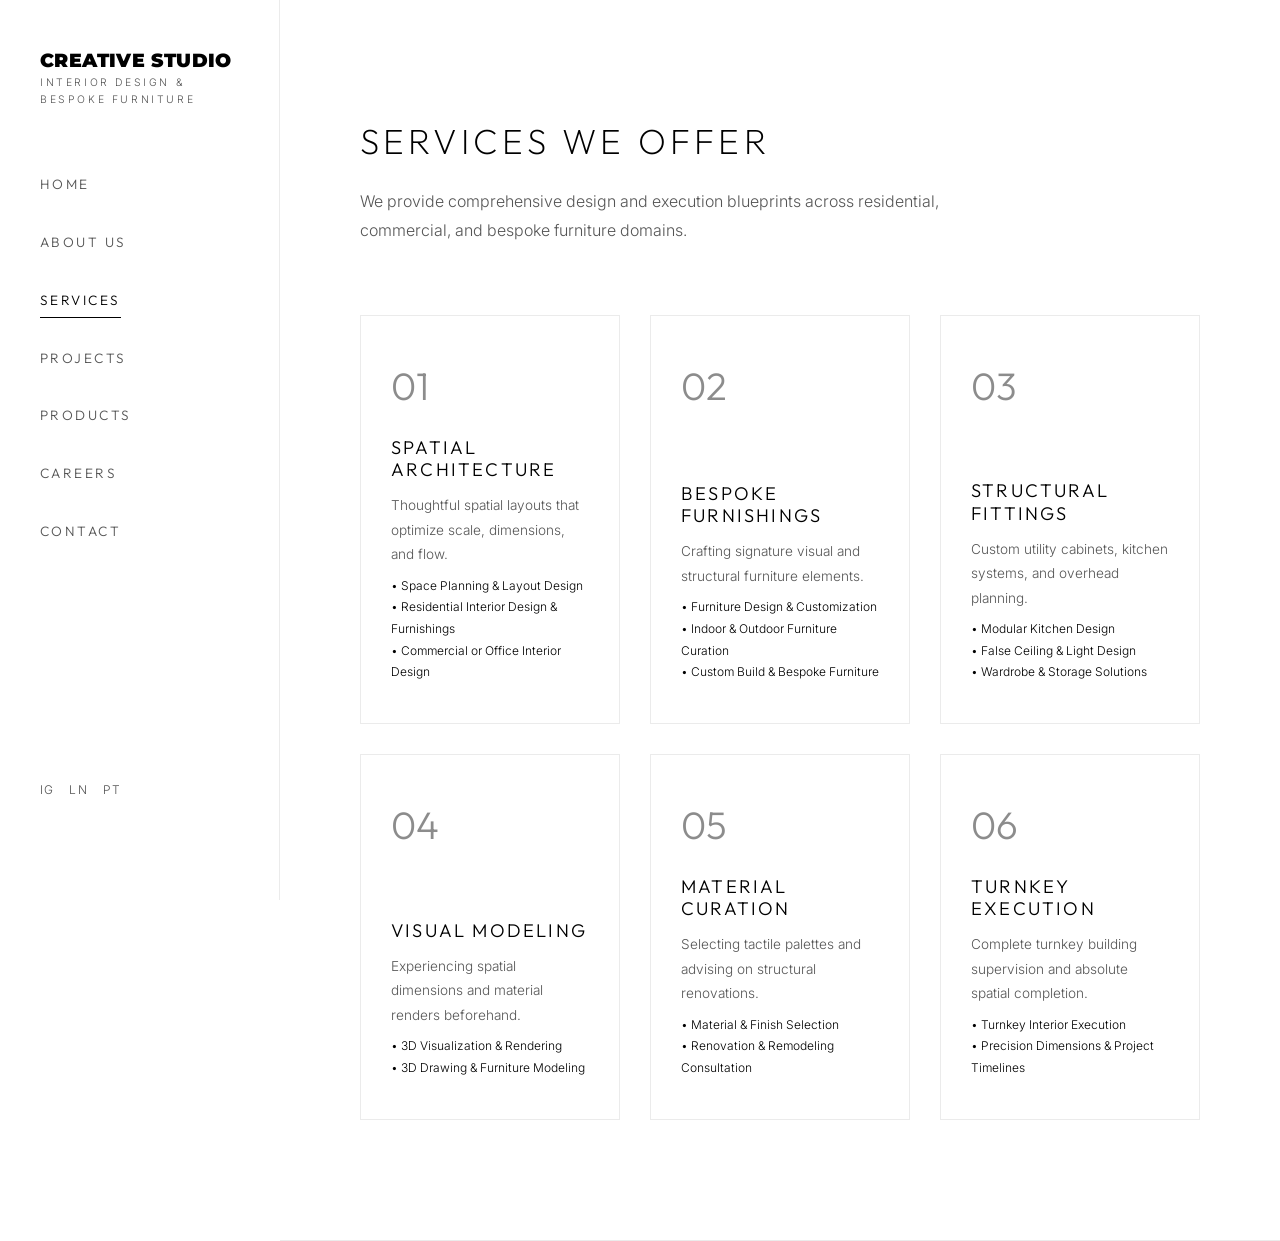
<file: services.html>
<!DOCTYPE html>
<html lang="en">
<head>
  <meta charset="UTF-8">
  <meta name="viewport" content="width=device-width, initial-scale=1.0">
  <title>Services — Creative Studio</title>
  <meta name="description" content="Explore our high-end architectural competencies, interior architecture, environmental topographies, and turnkey project guardianship.">
  
  <link rel="stylesheet" href="css/main.css">
</head>
<body>
  
  <div class="app-container">
    
    <!-- FIXED LEFT DESKTOP SIDEBAR NAVIGATION -->
    <nav class="sidebar">
      <div class="sidebar-logo">
        <a href="index.html">
          <div class="studio-title">Creative Studio</div>
          <div class="studio-subtitle">Interior Design & Bespoke Furniture</div>
        </a>
      </div>
      
      <ul class="nav-menu">
        <li class="nav-item">
          <a href="index.html" class="nav-link">Home</a>
        </li>
        <li class="nav-item">
          <a href="about.html" class="nav-link">About Us</a>
        </li>
        <li class="nav-item">
          <a href="services.html" class="nav-link">Services</a>
        </li>
        <li class="nav-item" id="nav-projects-parent">
          <a href="projects.html" class="nav-link">Projects</a>
          <ul class="nav-dropdown">
            <li><a href="projects/residential.html" class="dropdown-link">Residential</a></li>
            <li><a href="projects/commercial.html" class="dropdown-link">Commercial</a></li>
          </ul>
        </li>
        <li class="nav-item">
          <a href="products.html" class="nav-link">Products</a>
        </li>
        <li class="nav-item">
          <a href="careers.html" class="nav-link">Careers</a>
        </li>
        <li class="nav-item">
          <a href="contact.html" class="nav-link">Contact</a>
        </li>
      </ul>
      
      <div class="sidebar-footer">
        <ul class="social-links">
          <li><a href="#" class="social-link" aria-label="Instagram">IG</a></li>
          <li><a href="#" class="social-link" aria-label="LinkedIn">LN</a></li>
          <li><a href="#" class="social-link" aria-label="Pinterest">PT</a></li>
        </ul>
        <div class="copyright">
          © 2026 Creative Studio.<br>All rights reserved.
        </div>
      </div>
    </nav>
    
    <!-- MOBILE HEADER & DRAWER -->
    <header class="mobile-header">
      <a href="index.html" class="mobile-logo">
        <span class="studio-title">Creative Studio</span>
      </a>
      <div class="hamburger" aria-label="Toggle Navigation Menu" aria-expanded="false">
        <span class="hamburger-line"></span>
        <span class="hamburger-line"></span>
        <span class="hamburger-line"></span>
      </div>
    </header>
    
    <nav class="mobile-overlay">
      <ul class="mobile-nav-menu">
        <li><a href="index.html" class="mobile-nav-link">Home</a></li>
        <li><a href="about.html" class="mobile-nav-link">About Us</a></li>
        <li><a href="services.html" class="mobile-nav-link active">Services</a></li>
        <li>
          <a href="projects.html" class="mobile-nav-link">Projects</a>
          <ul class="mobile-nav-sub">
            <li><a href="projects/residential.html" class="mobile-sub-link">Residential</a></li>
            <li><a href="projects/commercial.html" class="mobile-sub-link">Commercial</a></li>
          </ul>
        </li>
        <li><a href="products.html" class="mobile-nav-link">Products</a></li>
        <li><a href="careers.html" class="mobile-nav-link">Careers</a></li>
        <li><a href="contact.html" class="mobile-nav-link">Contact</a></li>
      </ul>
    </nav>
    
    <!-- MAIN CONTENT AREA -->
    <main class="main-content">
      
      <!-- SERVICES SECTION -->
      <section class="section">
        <div class="section-header fade-in">
          <h1 class="section-title">Services We Offer</h1>
          <p class="section-desc">
            We provide comprehensive design and execution blueprints across residential, commercial, and bespoke furniture domains.
          </p>
        </div>
        
        <div class="services-grid">
          <!-- Service 1 -->
          <div class="service-card fade-in">
            <div class="service-card-bg-wrap">
              <img src="assets/content1/Floor Plan Layout.jpg.jpeg" alt="" class="service-card-bg-img" loading="lazy" decoding="async">
            </div>
            <span class="service-num">01</span>
            <div>
              <h2 class="service-card-title">Spatial Architecture</h2>
              <p class="service-card-desc" style="line-height:1.8;">
                Thoughtful spatial layouts that optimize scale, dimensions, and flow.<br>
                <span style="font-size:0.75rem;color:var(--accent-gold);margin-top:8px;display:block;">
                  • Space Planning & Layout Design<br>
                  • Residential Interior Design & Furnishings<br>
                  • Commercial or Office Interior Design
                </span>
              </p>
            </div>
          </div>
          
          <!-- Service 2 -->
          <div class="service-card fade-in" style="transition-delay: 0.1s;">
            <div class="service-card-bg-wrap">
              <img src="assets/residential/03.jpg" alt="" class="service-card-bg-img" loading="lazy" decoding="async">
            </div>
            <span class="service-num">02</span>
            <div>
              <h2 class="service-card-title">Bespoke Furnishings</h2>
              <p class="service-card-desc" style="line-height:1.8;">
                Crafting signature visual and structural furniture elements.<br>
                <span style="font-size:0.75rem;color:var(--accent-gold);margin-top:8px;display:block;">
                  • Furniture Design & Customization<br>
                  • Indoor & Outdoor Furniture Curation<br>
                  • Custom Build & Bespoke Furniture
                </span>
              </p>
            </div>
          </div>
          
          <!-- Service 3 -->
          <div class="service-card fade-in" style="transition-delay: 0.2s;">
            <div class="service-card-bg-wrap">
              <img src="assets/content1/end to end.png" alt="" class="service-card-bg-img" loading="lazy" decoding="async">
            </div>
            <span class="service-num">03</span>
            <div>
              <h2 class="service-card-title">Structural Fittings</h2>
              <p class="service-card-desc" style="line-height:1.8;">
                Custom utility cabinets, kitchen systems, and overhead planning.<br>
                <span style="font-size:0.75rem;color:var(--accent-gold);margin-top:8px;display:block;">
                  • Modular Kitchen Design<br>
                  • False Ceiling & Light Design<br>
                  • Wardrobe & Storage Solutions
                </span>
              </p>
            </div>
          </div>
          
          <!-- Service 4 -->
          <div class="service-card fade-in">
            <div class="service-card-bg-wrap">
              <img src="assets/content1/3d render.jpeg" alt="" class="service-card-bg-img" loading="lazy" decoding="async">
            </div>
            <span class="service-num">04</span>
            <div>
              <h2 class="service-card-title">Visual Modeling</h2>
              <p class="service-card-desc" style="line-height:1.8;">
                Experiencing spatial dimensions and material renders beforehand.<br>
                <span style="font-size:0.75rem;color:var(--accent-gold);margin-top:8px;display:block;">
                  • 3D Visualization & Rendering<br>
                  • 3D Drawing & Furniture Modeling
                </span>
              </p>
            </div>
          </div>
          
          <!-- Service 5 -->
          <div class="service-card fade-in" style="transition-delay: 0.1s;">
            <div class="service-card-bg-wrap">
              <img src="assets/residential/02.jpg" alt="" class="service-card-bg-img" loading="lazy" decoding="async">
            </div>
            <span class="service-num">05</span>
            <div>
              <h2 class="service-card-title">Material Curation</h2>
              <p class="service-card-desc" style="line-height:1.8;">
                Selecting tactile palettes and advising on structural renovations.<br>
                <span style="font-size:0.75rem;color:var(--accent-gold);margin-top:8px;display:block;">
                  • Material & Finish Selection<br>
                  • Renovation & Remodeling Consultation
                </span>
              </p>
            </div>
          </div>
          
          <!-- Service 6 -->
          <div class="service-card fade-in" style="transition-delay: 0.2s;">
            <div class="service-card-bg-wrap">
              <img src="assets/commercial/01.jpg" alt="" class="service-card-bg-img" loading="lazy" decoding="async">
            </div>
            <span class="service-num">06</span>
            <div>
              <h2 class="service-card-title">Turnkey Execution</h2>
              <p class="service-card-desc" style="line-height:1.8;">
                Complete turnkey building supervision and absolute spatial completion.<br>
                <span style="font-size:0.75rem;color:var(--accent-gold);margin-top:8px;display:block;">
                  • Turnkey Interior Execution<br>
                  • Precision Dimensions & Project Timelines
                </span>
              </p>
            </div>
          </div>
        </div>
      </section>
      
    </main>
    
  </div>

  <!-- Global scripts -->
  <script src="js/main.js"></script>
</body>
</html>
</file>
<file: css/main.css>
/*
 * ==========================================
 * STUDIO CREATIVE: DESIGN SYSTEM & STYLESHEET
 * Premium Minimalist Architecture Aesthetic
 * ==========================================
 */

/* Import Google Fonts */
@import url('https://fonts.googleapis.com/css2?family=Inter:wght@200;300;400;500;600&family=Outfit:wght@100;200;300;400;500&family=Montserrat:wght@800;900&display=swap');

/* CSS Variables */
:root {
  --bg-dark: #ffffff; /* Pure White Main Canvas */
  --bg-dark-alt: #ffffff; /* Pure White Alternating Panels (no color variation) */
  --bg-dark-rgba: rgba(255, 255, 255, 0.88);
  --bg-dark-glass: rgba(255, 255, 255, 0.75);
  --text-light: #000000; /* Pure Black for high-contrast architectural typography */
  --text-muted: #555555; /* Sharp mid-grey for descriptions and subtitle elements */
  --text-dark: #ffffff; /* Light background fallback */
  --accent-gold: #000000; /* Solid Black accents for complete monochrome consistency */
  --accent-gold-rgb: 0, 0, 0;
  --border-color: rgba(0, 0, 0, 0.08); /* Clean, ultra-thin pure black wireframe borders */
  --border-hover: rgba(0, 0, 0, 0.2);
  --sidebar-width: 280px;
  --transition-smooth: all 0.6s cubic-bezier(0.16, 1, 0.3, 1);
  --transition-fast: all 0.3s ease;
  --font-heading: 'Outfit', sans-serif;
  --font-body: 'Inter', sans-serif;
}

/* Reset and Global Styles */
*, *::before, *::after {
  box-sizing: border-box;
  margin: 0;
  padding: 0;
}

html {
  scroll-behavior: smooth;
  height: -webkit-fill-available;
}

body {
  background-color: var(--bg-dark);
  color: var(--text-light);
  font-family: var(--font-body);
  font-weight: 300;
  line-height: 1.6;
  overflow-x: hidden;
  -webkit-font-smoothing: antialiased;
  -moz-osx-font-smoothing: grayscale;
  min-height: 100vh;
  min-height: -webkit-fill-available;
}

/* Scrollbar Customization */
::-webkit-scrollbar {
  width: 6px;
  height: 6px;
}

::-webkit-scrollbar-track {
  background: var(--bg-dark);
}

::-webkit-scrollbar-thumb {
  background: rgba(255, 255, 255, 0.1);
  border-radius: 3px;
}

::-webkit-scrollbar-thumb:hover {
  background: var(--accent-gold);
}

/* Typography Selection */
h1, h2, h3, h4, h5, h6 {
  font-family: var(--font-heading);
  font-weight: 200;
  letter-spacing: 0.12em;
  text-transform: uppercase;
  color: var(--text-light);
  line-height: 1.2;
}

a {
  color: inherit;
  text-decoration: none;
  transition: var(--transition-fast);
}

/* General Layout Structure */
.app-container {
  display: flex;
  min-height: 100vh;
  position: relative;
}

/* FIXED LEFT DESKTOP SIDEBAR NAVIGATION */
.sidebar {
  width: var(--sidebar-width);
  height: 100vh;
  position: fixed;
  top: 0;
  left: 0;
  background-color: var(--bg-dark);
  border-right: 1px solid var(--border-color);
  padding: 50px 40px;
  display: flex;
  flex-direction: column;
  justify-content: space-between;
  z-index: 100;
  overflow-y: auto;
}

/* Logo & Branding */
.sidebar-logo {
  display: flex;
  flex-direction: column;
  align-items: flex-start;
  margin-bottom: 60px;
}

.sidebar-logo img {
  max-width: 100%;
  height: auto;
  max-height: 55px;
  object-fit: contain;
  margin-bottom: 12px;
  filter: brightness(1) contrast(1.1);
}

.sidebar-logo .studio-title {
  font-family: 'Montserrat', sans-serif;
  font-weight: 900; /* Ultra-bold geometric weight matching the attached typography */
  font-size: 1.2rem;
  letter-spacing: 0.02em;
  text-transform: uppercase;
  color: var(--text-light);
  line-height: 1.1;
  white-space: nowrap; /* Force brand title on a single line */
}

.sidebar-logo .studio-subtitle {
  font-size: 0.65rem;
  letter-spacing: 0.25em;
  color: var(--text-muted);
  text-transform: uppercase;
  margin-top: 4px;
}

/* Navigation Links */
.nav-menu {
  display: flex;
  flex-direction: column;
  gap: 24px;
  list-style: none;
}

.nav-item {
  position: relative;
}

.nav-link {
  font-family: var(--font-heading);
  font-weight: 300;
  font-size: 0.85rem;
  letter-spacing: 0.18em;
  text-transform: uppercase;
  padding: 6px 0;
  display: inline-block;
  color: var(--text-muted);
  position: relative;
}

.nav-link::after {
  content: '';
  position: absolute;
  bottom: 0;
  left: 0;
  width: 0;
  height: 1px;
  background-color: var(--accent-gold);
  transition: var(--transition-smooth);
}

.nav-link:hover, .nav-item.active .nav-link {
  color: var(--text-light);
}

.nav-link:hover::after, .nav-item.active .nav-link::after {
  width: 100%;
}

/* Submenu layout for Projects */
.nav-dropdown {
  max-height: 0;
  overflow: hidden;
  transition: var(--transition-smooth);
  list-style: none;
  padding-left: 15px;
  display: flex;
  flex-direction: column;
  gap: 12px;
  margin-top: 0;
}

.nav-item:hover .nav-dropdown, 
.nav-item.active .nav-dropdown {
  max-height: 150px;
  margin-top: 12px;
}

.dropdown-link {
  font-family: var(--font-heading);
  font-size: 0.75rem;
  letter-spacing: 0.15em;
  text-transform: uppercase;
  color: var(--text-muted);
  padding: 4px 0;
  display: block;
}

.dropdown-link:hover, .dropdown-link.active {
  color: var(--accent-gold);
}

/* Sidebar Footer */
.sidebar-footer {
  margin-top: auto;
  display: flex;
  flex-direction: column;
  gap: 20px;
}

.social-links {
  display: flex;
  gap: 15px;
  list-style: none;
}

.social-link {
  font-size: 0.75rem;
  letter-spacing: 0.1em;
  text-transform: uppercase;
  color: var(--text-muted);
}

.social-link:hover {
  color: var(--accent-gold);
}

.copyright {
  font-size: 0.6rem;
  letter-spacing: 0.05em;
  color: rgba(255, 255, 255, 0.25);
  line-height: 1.5;
}

/* MAIN CONTENT CONTAINER */
.main-content {
  flex: 1;
  margin-left: var(--sidebar-width);
  min-height: 100vh;
  position: relative;
  display: flex;
  flex-direction: column;
}

/* MOBILE HEADER & NAVIGATION */
.mobile-header {
  display: none;
  position: fixed;
  top: 0;
  left: 0;
  width: 100%;
  height: 75px;
  background-color: var(--bg-dark-glass);
  -webkit-backdrop-filter: blur(20px);
  backdrop-filter: blur(20px);
  border-bottom: 1px solid var(--border-color);
  padding: 0 24px;
  justify-content: space-between;
  align-items: center;
  z-index: 1000;
}

.mobile-logo {
  display: flex;
  align-items: center;
  gap: 10px;
}

.mobile-logo img {
  height: 35px;
  width: auto;
  filter: brightness(1) contrast(1.1);
}

.mobile-logo .studio-title {
  font-family: 'Montserrat', sans-serif;
  font-weight: 900;
  font-size: 1.1rem;
  letter-spacing: 0.02em;
  text-transform: uppercase;
}

/* Hamburger Trigger */
.hamburger {
  width: 28px;
  height: 16px;
  position: relative;
  cursor: pointer;
  z-index: 1100;
  display: flex;
  flex-direction: column;
  justify-content: space-between;
}

.hamburger-line {
  width: 100%;
  height: 1px;
  background-color: var(--text-light);
  transition: var(--transition-fast);
}

.hamburger.open .hamburger-line:nth-child(1) {
  transform: translateY(7px) rotate(45deg);
}

.hamburger.open .hamburger-line:nth-child(2) {
  opacity: 0;
}

.hamburger.open .hamburger-line:nth-child(3) {
  transform: translateY(-8px) rotate(-45deg);
}

/* Mobile Screen Overlay Menu */
.mobile-overlay {
  position: fixed;
  top: 0;
  left: 0;
  width: 100vw;
  height: 100vh;
  height: 100dvh;
  background-color: var(--bg-dark);
  z-index: 1050;
  transform: translateX(100%);
  transition: transform 0.6s cubic-bezier(0.16, 1, 0.3, 1);
  display: flex;
  flex-direction: column;
  justify-content: center;
  align-items: center;
  padding: 100px 40px;
}

.mobile-overlay.open {
  transform: translateX(0);
}

.mobile-nav-menu {
  list-style: none;
  text-align: center;
  display: flex;
  flex-direction: column;
  gap: 30px;
  width: 100%;
}

.mobile-nav-link {
  font-family: var(--font-heading);
  font-size: 1.4rem;
  font-weight: 200;
  letter-spacing: 0.15em;
  text-transform: uppercase;
  color: var(--text-muted);
  display: block;
}

.mobile-nav-link:hover, .mobile-nav-link.active {
  color: var(--text-light);
}

.mobile-nav-sub {
  list-style: none;
  margin-top: 15px;
  display: flex;
  flex-direction: column;
  gap: 12px;
}

.mobile-sub-link {
  font-family: var(--font-heading);
  font-size: 0.95rem;
  letter-spacing: 0.1em;
  text-transform: uppercase;
  color: var(--text-muted);
}

.mobile-sub-link:hover {
  color: var(--accent-gold);
}

/* HERO SLIDER (Home Page) */
.hero-slider-container {
  position: absolute;
  top: 0;
  left: 0;
  width: 100%;
  height: 100%;
  height: 100vh;
  height: 100dvh;
  overflow: hidden;
  z-index: 1;
}

.hero-slide {
  position: absolute;
  top: 0;
  left: 0;
  width: 100%;
  height: 100%;
  background-size: cover;
  background-position: center;
  opacity: 0;
  transform: scale(1.08) translate3d(0, 0, 0); /* Force GPU composite rendering */
  will-change: transform, opacity; /* Lock textures into GPU cache */
  transition: opacity 2s cubic-bezier(0.25, 1, 0.5, 1), transform 8s linear;
  z-index: 1;
}

.hero-slide.active {
  opacity: 1;
  transform: scale(1);
  z-index: 2;
}

.hero-overlay {
  position: absolute;
  top: 0;
  left: 0;
  width: 100%;
  height: 100%;
  background: radial-gradient(circle at center, rgba(10, 10, 10, 0.3) 0%, rgba(10, 10, 10, 0.8) 100%);
  z-index: 3;
}

/* Overlay Elements / Glassmorphic Panel on Home */
.hero-content {
  position: absolute;
  left: 10%;
  top: 50%;
  transform: translateY(-50%);
  z-index: 10;
  max-width: 480px; /* Reduced from 600px for a more compact and elegant profile */
  width: 80%;
}

.glass-card {
  background-color: var(--bg-dark-glass);
  -webkit-backdrop-filter: blur(25px);
  backdrop-filter: blur(25px);
  border: 1px solid var(--border-color);
  padding: 40px 35px; /* Reduced from 600px to maintain tighter geometric bounds */
  border-radius: 2px;
  box-shadow: 0 30px 70px rgba(0, 0, 0, 0.2);
  position: relative;
  overflow: hidden;
}

/* Subtle Wireframe Corners */
.glass-card::before, .glass-card::after {
  content: '';
  position: absolute;
  width: 10px;
  height: 10px;
  border: 1px solid var(--accent-gold);
}

.glass-card::before {
  top: 12px;
  left: 12px;
  border-right: none;
  border-bottom: none;
}

.glass-card::after {
  bottom: 12px;
  right: 12px;
  border-left: none;
  border-top: none;
}

/* Text inside Glass Card */
.studio-hero-title {
  font-family: var(--font-heading); /* Back to the elegant thin Outfit font */
  font-weight: 100; /* Reverted to ultra-thin weight for a clean architectural line */
  font-size: 2.1rem; /* Maintains the beautifully compact card scale */
  letter-spacing: 0.18em;
  margin-bottom: 18px;
  line-height: 1.15;
}

.studio-hero-title span {
  font-weight: 300; /* Reverted to a light-geometric weight for soft contrast */
  color: var(--text-light);
}

.tagline {
  font-size: 0.85rem; /* Scaled down from 0.95rem */
  color: var(--text-muted);
  line-height: 1.7;
  margin-bottom: 25px;
  letter-spacing: 0.05em;
}

.btn-minimal {
  font-family: var(--font-heading);
  font-size: 0.75rem; /* Tighter typography scale */
  letter-spacing: 0.2em;
  text-transform: uppercase;
  color: var(--text-light);
  border: 1px solid var(--border-color);
  padding: 11px 22px; /* Tighter button padding */
  display: inline-block;
  background: transparent;
  cursor: pointer;
  position: relative;
  z-index: 1;
  overflow: hidden;
  transition: var(--transition-fast);
}

.btn-minimal::before {
  content: '';
  position: absolute;
  top: 0;
  left: -100%;
  width: 100%;
  height: 100%;
  background-color: var(--text-light);
  z-index: -1;
  transition: var(--transition-smooth);
}

.btn-minimal:hover {
  color: var(--bg-dark);
  border-color: var(--text-light);
}

.btn-minimal:hover::before {
  left: 0;
}

/* SECTION GLOBAL CONTAINER */
.section {
  padding: 120px 80px;
  min-height: 100vh;
  display: flex;
  flex-direction: column;
  justify-content: center;
  border-bottom: 1px solid var(--border-color);
  position: relative;
  background-color: var(--bg-dark);
}

.section-alt {
  background-color: var(--bg-dark-alt);
}

.section-header {
  margin-bottom: 70px;
  max-width: 650px;
}

.section-subtitle {
  font-size: 0.75rem;
  color: var(--accent-gold);
  letter-spacing: 0.25em;
  text-transform: uppercase;
  margin-bottom: 15px;
  display: block;
  font-weight: 500;
}

.section-title {
  font-size: 2.2rem;
  font-weight: 200;
  margin-bottom: 25px;
  position: relative;
}

.section-desc {
  font-size: 1rem;
  color: var(--text-muted);
  line-height: 1.8;
}

/* EDITORIAL GRID / COLUMN STRUCTURES */
.editorial-grid {
  display: grid;
  grid-template-columns: 1fr 1fr;
  gap: 80px;
  align-items: center;
}

.editorial-text {
  display: flex;
  flex-direction: column;
  gap: 30px;
}

.editorial-img-wrapper {
  position: relative;
  border: 1px solid var(--border-color);
  padding: 20px;
  aspect-ratio: 4/5;
  background-color: var(--bg-dark-alt);
}

.editorial-img {
  width: 100%;
  height: 100%;
  object-fit: cover;
  opacity: 0.85;
}

/* Manifesto Styling */
.manifesto-lead {
  font-size: 1.4rem;
  font-weight: 200;
  line-height: 1.6;
  color: var(--text-light);
  border-left: 2px solid var(--accent-gold);
  padding-left: 24px;
}

/* Team Grid (About Page) */
.team-section {
  margin-top: 80px;
}

.team-grid {
  display: grid;
  grid-template-columns: repeat(3, 1fr);
  gap: 40px;
}

.team-card {
  border: 1px solid var(--border-color);
  background-color: var(--bg-dark-alt);
  padding: 24px;
  position: relative;
  transition: var(--transition-smooth);
}

.team-card:hover {
  border-color: var(--accent-gold);
}

.team-img-placeholder {
  width: 100%;
  background-color: rgba(18, 18, 18, 0.02);
  border: 1px solid var(--border-color);
  margin-bottom: 20px;
  overflow: hidden;
  display: flex;
  align-items: center;
  justify-content: center;
}

.team-img-placeholder img {
  width: 100%;
  height: auto;
  display: block;
  object-fit: contain;
  will-change: transform;
  transition: var(--transition-smooth);
}

.team-card:hover .team-img-placeholder img {
  transform: scale(1.05); /* Smooth, premium visual hover zoom */
}

.team-name {
  font-size: 1rem;
  font-weight: 300;
  letter-spacing: 0.08em;
  margin-bottom: 6px;
}

.team-role {
  font-size: 0.75rem;
  color: var(--accent-gold);
  letter-spacing: 0.1em;
  text-transform: uppercase;
  margin-bottom: 12px;
}

.team-bio {
  font-size: 0.8rem;
  color: var(--text-muted);
  line-height: 1.6;
}

/* SERVICES TILES GRID (Services Page) */
.services-grid {
  display: grid;
  grid-template-columns: repeat(3, 1fr);
  gap: 30px;
}

.service-card {
  border: 1px solid var(--border-color);
  padding: 40px 30px;
  background-color: var(--bg-dark-alt);
  transition: var(--transition-smooth);
  display: flex;
  flex-direction: column;
  justify-content: space-between;
  min-height: 320px;
  position: relative;
  overflow: hidden;
  z-index: 1;
}

/* Elevate all content layers above the background image */
.service-card > * {
  position: relative;
  z-index: 3;
}

/* Background Wrapper */
.service-card .service-card-bg-wrap {
  position: absolute;
  top: 0;
  left: 0;
  width: 100%;
  height: 100%;
  z-index: 1; /* Sits above the white card bg, below content */
  opacity: 0;
  overflow: hidden;
  pointer-events: none; /* Do not interfere with mouse events */
  transition: opacity 0.8s cubic-bezier(0.16, 1, 0.3, 1);
}

/* B&W background image with smooth GPU scaling */
.service-card-bg-img {
  width: 100%;
  height: 100%;
  object-fit: cover;
  filter: grayscale(100%) contrast(1.1); /* Force absolute high-contrast B&W */
  transform: scale(1.08) translate3d(0,0,0);
  will-change: transform;
  transition: transform 1.2s cubic-bezier(0.16, 1, 0.3, 1);
}

.service-card::after {
  content: '';
  position: absolute;
  top: 0;
  left: 0;
  width: 0;
  height: 2px;
  background-color: var(--accent-gold);
  transition: var(--transition-smooth);
  z-index: 4; /* Keep the top border line on the absolute top layer */
}

.service-card:hover {
  border-color: var(--border-hover);
  transform: translateY(-5px);
  box-shadow: 0 15px 30px rgba(18, 18, 18, 0.05);
}

.service-card:hover::after {
  width: 100%;
}

.service-card:hover .service-card-bg-wrap {
  opacity: 0.11; /* Exquisite, subtle background reveal (11% opacity for clean black text legibility) */
}

.service-card:hover .service-card-bg-img {
  transform: scale(1.03) translate3d(0,0,0);
}

.service-num {
  font-family: var(--font-heading);
  font-size: 2.4rem; /* Slightly larger scale */
  font-weight: 300; /* Bolder, structured geometric profile */
  color: rgba(0, 0, 0, 0.45); /* Significantly darker for bold, high-contrast visibility */
  transition: var(--transition-smooth);
}

.service-card:hover .service-num {
  color: rgba(var(--accent-gold-rgb), 0.15);
}

.service-card-title {
  font-size: 1.15rem;
  font-weight: 300;
  margin: 20px 0 12px 0;
}

.service-card-desc {
  font-size: 0.85rem;
  color: var(--text-muted);
  line-height: 1.7;
}

/* PORTFOLIO & PROJECTS GALLERY (Residential & Commercial) */
.gallery-container {
  display: flex;
  flex-direction: column;
  gap: 30px;
}

.gallery-grid {
  display: grid;
  grid-template-columns: repeat(3, 1fr);
  gap: 25px;
  content-visibility: auto; /* Browser containment optimization */
  contain-intrinsic-size: 1000px;
}

.gallery-item {
  position: relative;
  aspect-ratio: 3/2;
  overflow: hidden;
  border: 1px solid var(--border-color);
  background-color: var(--bg-dark-alt);
  cursor: pointer;
  transform: translate3d(0, 0, 0); /* Force GPU composite layer creation */
}

.gallery-item img {
  width: 100%;
  height: 100%;
  object-fit: cover;
  display: block;
  opacity: 0.85; /* Hardware-accelerated light-blend alternative to filters */
  will-change: transform; /* Force GPU cache loading for massive image textures */
  transition: transform 1.2s cubic-bezier(0.16, 1, 0.3, 1), opacity 0.6s ease;
}

.gallery-item:hover img {
  transform: scale(1.03); /* Subtle, smooth scale to avoid heavy GPU repaints */
  opacity: 1;
}

.gallery-overlay {
  position: absolute;
  top: 0;
  left: 0;
  width: 100%;
  height: 100%;
  background: linear-gradient(to top, rgba(10, 10, 10, 0.9) 0%, rgba(10, 10, 10, 0.2) 60%, transparent 100%);
  opacity: 0;
  transition: var(--transition-smooth);
  display: flex;
  flex-direction: column;
  justify-content: flex-end;
  padding: 30px;
  z-index: 5;
}

.gallery-item:hover .gallery-overlay {
  opacity: 1;
}

.gallery-project-num {
  font-family: var(--font-heading);
  font-size: 0.75rem;
  letter-spacing: 0.2em;
  color: var(--accent-gold);
  margin-bottom: 6px;
}

.gallery-project-title {
  font-size: 1.1rem;
  font-weight: 300;
  letter-spacing: 0.08em;
  color: var(--text-light);
}

.gallery-project-loc {
  font-size: 0.7rem;
  color: var(--text-muted);
  letter-spacing: 0.05em;
  margin-top: 4px;
}

/* PORTFOLIO SPLIT HERO (Projects Landing Page) */
.projects-split {
  display: flex;
  height: 100vh;
  height: 100dvh;
  width: 100%;
  overflow: hidden;
}

.split-pane {
  flex: 1;
  position: relative;
  overflow: hidden;
  display: flex;
  align-items: center;
  justify-content: center;
  cursor: pointer;
  transition: flex 0.8s cubic-bezier(0.16, 1, 0.3, 1);
}

.split-pane-bg {
  position: absolute;
  top: 0;
  left: 0;
  width: 100%;
  height: 100%;
  background-size: cover;
  background-position: center;
  filter: grayscale(40%) brightness(0.6); /* Increased brightness from 0.4 to 0.6 to reduce the black tint */
  transition: transform 1.2s cubic-bezier(0.16, 1, 0.3, 1), filter 0.8s ease;
}

.split-pane:hover {
  flex: 1.4;
}

.split-pane:hover .split-pane-bg {
  transform: scale(1.04);
  filter: grayscale(0%) brightness(0.85); /* Increased hover brightness from 0.65 to 0.85 for vivid image visibility */
}

.split-content {
  position: relative;
  z-index: 10;
  text-align: center;
  pointer-events: none;
  padding: 30px;
  color: #ffffff; /* Force pure white text globally inside the split panes */
}

.split-title {
  font-size: 2rem;
  font-weight: 200;
  margin-bottom: 12px;
  letter-spacing: 0.2em;
  color: #ffffff; /* Force pure white title text */
}

.split-desc {
  font-size: 0.8rem;
  color: rgba(255, 255, 255, 0.7); /* Force highly visible light-grey/white description copy */
  letter-spacing: 0.15em;
  text-transform: uppercase;
  margin-bottom: 24px;
}

.split-btn {
  font-family: var(--font-heading);
  font-size: 0.7rem;
  letter-spacing: 0.25em;
  text-transform: uppercase;
  color: #ffffff; /* Force pure white button text */
  border-bottom: 1px solid rgba(255, 255, 255, 0.5); /* Crisp white wireframe border underline */
  padding-bottom: 6px;
  display: inline-block;
  transition: var(--transition-fast);
}

.split-pane:hover .split-btn {
  color: #ffffff;
  border-bottom-color: #ffffff;
  letter-spacing: 0.3em;
}

/* PRODUCTS CATALOG */
.products-grid {
  display: grid;
  grid-template-columns: repeat(4, 1fr);
  gap: 24px;
}

.product-card {
  border: 1px solid var(--border-color);
  background-color: var(--bg-dark-alt);
  display: flex;
  flex-direction: column;
  transition: var(--transition-smooth);
  cursor: pointer;
}

.product-card:hover {
  border-color: var(--border-hover);
  transform: translateY(-4px);
}

.product-img-wrapper {
  aspect-ratio: 1/1;
  background-color: rgba(255, 255, 255, 0.01);
  overflow: hidden;
  border-bottom: 1px solid var(--border-color);
  display: flex;
  align-items: center;
  justify-content: center;
  position: relative;
}

.product-img-placeholder {
  width: 100%;
  height: 100%;
  display: flex;
  flex-direction: column;
  justify-content: center;
  align-items: center;
  background: radial-gradient(circle, rgba(20,20,20,0.8) 0%, rgba(10,10,10,1) 100%);
  position: absolute;
}

.product-img-placeholder svg {
  width: 44px;
  height: 44px;
  stroke: rgba(255,255,255,0.06);
  stroke-width: 0.75px;
  transition: var(--transition-smooth);
}

.product-card:hover .product-img-placeholder svg {
  stroke: var(--accent-gold);
  transform: scale(1.08);
}

.product-info {
  padding: 20px;
  display: flex;
  flex-direction: column;
  gap: 6px;
}

.product-collection {
  font-size: 0.65rem;
  color: var(--accent-gold);
  text-transform: uppercase;
  letter-spacing: 0.15em;
}

.product-name {
  font-size: 0.9rem;
  font-weight: 300;
  letter-spacing: 0.05em;
  color: var(--text-light);
}

.product-price {
  font-family: var(--font-heading);
  font-size: 0.85rem;
  font-weight: 400;
  color: var(--text-muted);
  margin-top: 4px;
}

/* PREMIUM FORM STYLING (Careers & Contact) */
.form-container {
  max-width: 750px;
}

.contact-layout {
  display: grid;
  grid-template-columns: 1.2fr 1fr;
  gap: 80px;
}

.contact-info-list {
  display: flex;
  flex-direction: column;
  gap: 40px;
}

.contact-info-item {
  display: flex;
  flex-direction: column;
  gap: 8px;
}

.contact-info-label {
  font-size: 0.75rem;
  color: var(--accent-gold);
  text-transform: uppercase;
  letter-spacing: 0.2em;
  font-weight: 500;
}

.contact-info-value {
  font-size: 1.1rem;
  color: var(--text-light);
  font-weight: 200;
  letter-spacing: 0.05em;
}

.contact-info-value a:hover {
  color: var(--accent-gold);
}

.minimal-form {
  display: flex;
  flex-direction: column;
  gap: 36px;
}

.form-group {
  position: relative;
  width: 100%;
}

.form-input, .form-textarea {
  width: 100%;
  padding: 12px 0;
  background: transparent;
  border: none;
  border-bottom: 1px solid var(--border-color);
  color: var(--text-light);
  font-family: var(--font-body);
  font-size: 0.95rem;
  font-weight: 300;
  transition: var(--transition-fast);
  outline: none;
  border-radius: 0;
}

.form-textarea {
  min-height: 120px;
  resize: vertical;
}

.form-label {
  position: absolute;
  top: 12px;
  left: 0;
  font-size: 0.85rem;
  color: var(--text-muted);
  pointer-events: none;
  transition: var(--transition-fast);
  letter-spacing: 0.08em;
}

/* Floating Label Effects */
.form-input:focus ~ .form-label,
.form-input:not(:placeholder-shown) ~ .form-label,
.form-textarea:focus ~ .form-label,
.form-textarea:not(:placeholder-shown) ~ .form-label {
  top: -16px;
  font-size: 0.7rem;
  color: var(--accent-gold);
  letter-spacing: 0.15em;
}

.form-input:focus, .form-textarea:focus {
  border-bottom-color: var(--accent-gold);
}

/* Application File Attachment Field */
.file-upload-wrapper {
  border: 1px dashed var(--border-color);
  padding: 24px;
  text-align: center;
  position: relative;
  cursor: pointer;
  transition: var(--transition-fast);
}

.file-upload-wrapper:hover {
  border-color: var(--accent-gold);
}

.file-upload-input {
  position: absolute;
  top: 0;
  left: 0;
  width: 100%;
  height: 100%;
  opacity: 0;
  cursor: pointer;
}

.file-upload-text {
  font-size: 0.8rem;
  color: var(--text-muted);
  letter-spacing: 0.05em;
}

.file-upload-text span {
  color: var(--text-light);
  text-decoration: underline;
}

/* Form Success & Feedback Messages */
.form-status {
  padding: 15px;
  border: 1px solid var(--border-color);
  background: var(--bg-dark-glass);
  font-size: 0.85rem;
  text-align: center;
  letter-spacing: 0.05em;
  display: none;
  animation: fadeIn 0.4s ease;
}

.form-status.success {
  border-color: #2e7d32;
  color: #a5d6a7;
}

.form-status.error {
  border-color: #c62828;
  color: #ef9a9a;
}

/* INTERACTIVE LEAFLET MONOCHROME MAP */
.map-container {
  margin-top: 60px;
  width: 100%;
  height: 400px;
  border: 1px solid var(--border-color);
  background-color: var(--bg-dark-alt);
  position: relative;
}

#map {
  width: 100%;
  height: 100%;
  z-index: 10;
}

/* CUSTOM HIGH-END PORTFOLIO LIGHTBOX */
.lightbox {
  position: fixed;
  top: 0;
  left: 0;
  width: 100vw;
  height: 100vh;
  background-color: rgba(6, 6, 6, 0.98);
  -webkit-backdrop-filter: blur(15px);
  backdrop-filter: blur(15px);
  z-index: 2000;
  display: none;
  opacity: 0;
  transition: opacity 0.5s ease;
  justify-content: center;
  align-items: center;
  flex-direction: column;
}

.lightbox.open {
  display: flex;
  opacity: 1;
}

.lightbox-content {
  position: relative;
  width: 90%;
  max-width: 1100px;
  max-height: 80vh;
  display: flex;
  justify-content: center;
  align-items: center;
}

.lightbox-img {
  max-width: 100%;
  max-height: 80vh;
  object-fit: contain;
  border: 1px solid rgba(255, 255, 255, 0.06);
  opacity: 0;
  transform: scale(0.95);
  transition: transform 0.5s cubic-bezier(0.16, 1, 0.3, 1), opacity 0.4s ease;
}

.lightbox.open .lightbox-img {
  opacity: 1;
  transform: scale(1);
}

/* Lightbox Controls */
.lightbox-control {
  position: absolute;
  background: transparent;
  border: none;
  cursor: pointer;
  color: var(--text-muted);
  display: flex;
  align-items: center;
  justify-content: center;
  z-index: 2100;
  transition: var(--transition-fast);
  outline: none;
  padding: 10px;
}

.lightbox-control:hover {
  color: var(--text-light);
}

.lightbox-close {
  top: 40px;
  right: 40px;
}

.lightbox-prev {
  left: 40px;
  top: 50%;
  transform: translateY(-50%);
}

.lightbox-next {
  right: 40px;
  top: 50%;
  transform: translateY(-50%);
}

.lightbox-control svg {
  width: 32px;
  height: 32px;
  stroke: currentColor;
  stroke-width: 0.75px;
  fill: none;
}

.lightbox-caption {
  position: absolute;
  bottom: -40px;
  text-align: center;
  width: 100%;
}

.lightbox-counter {
  font-family: var(--font-heading);
  font-size: 0.75rem;
  letter-spacing: 0.2em;
  color: var(--accent-gold);
  margin-bottom: 4px;
}

.lightbox-title {
  font-size: 0.9rem;
  font-weight: 300;
  letter-spacing: 0.05em;
  color: var(--text-muted);
}

/* SCROLL ANIMATIONS (INTERSECTION OBSERVER) */
.fade-in {
  opacity: 0;
  transform: translateY(30px);
  transition: opacity 1s cubic-bezier(0.16, 1, 0.3, 1), transform 1s cubic-bezier(0.16, 1, 0.3, 1);
}

.fade-in.appear {
  opacity: 1;
  transform: translateY(0);
}

/* Leaflet Dark Theme Overrides */
.leaflet-container {
  background: var(--bg-dark-alt) !important;
}

.leaflet-bar {
  border: 1px solid var(--border-color) !important;
  border-radius: 2px !important;
}

.leaflet-bar a {
  background-color: var(--bg-dark-alt) !important;
  color: var(--text-light) !important;
  border-bottom: 1px solid var(--border-color) !important;
}

.leaflet-bar a:hover {
  background-color: var(--bg-dark) !important;
  color: var(--accent-gold) !important;
}

/* Animations */
@keyframes fadeIn {
  from { opacity: 0; }
  to { opacity: 1; }
}

/* RESPONSIVE MEDIA QUERIES */

/* Laptops & Desktops Medium Screens */
@media screen and (max-width: 1200px) {
  .team-grid {
    grid-template-columns: repeat(2, 1fr);
    gap: 30px;
  }
  
  .services-grid {
    grid-template-columns: repeat(2, 1fr);
    gap: 24px;
  }

  .products-grid {
    grid-template-columns: repeat(3, 1fr);
    gap: 20px;
  }
}

/* Tablets (Portrait) */
@media screen and (max-width: 1024px) {
  .sidebar {
    display: none;
  }
  
  .mobile-header {
    display: flex;
  }
  
  .main-content {
    margin-left: 0;
    padding-top: 75px;
  }
  
  .section {
    padding: 80px 40px;
  }
  
  .editorial-grid {
    grid-template-columns: 1fr;
    gap: 50px;
  }

  .editorial-img-wrapper {
    aspect-ratio: 4/3;
    max-width: 600px;
    margin: 0 auto;
    width: 100%;
  }

  .gallery-grid {
    grid-template-columns: repeat(2, 1fr);
    gap: 20px;
  }

  .contact-layout {
    grid-template-columns: 1fr;
    gap: 60px;
  }

  .hero-content {
    left: 5%;
    width: 90%;
  }
}

/* Mobile Screens (Landscape & Portrait) */
@media screen and (max-width: 768px) {
  .section {
    padding: 60px 24px;
  }
  
  .section-title {
    font-size: 1.8rem;
  }

  .studio-hero-title {
    font-size: 2.2rem;
  }

  .glass-card {
    padding: 40px 24px;
  }

  .services-grid {
    grid-template-columns: 1fr;
  }

  .team-grid {
    grid-template-columns: 1fr;
  }

  .gallery-grid {
    grid-template-columns: 1fr;
  }

  .products-grid {
    grid-template-columns: repeat(2, 1fr);
    gap: 15px;
  }

  .lightbox-prev, .lightbox-next {
    display: none; /* Hide arrow navigation on tiny mobile screens, tap actions handle close */
  }

  .lightbox-close {
    top: 24px;
    right: 24px;
  }
}

@media screen and (max-width: 480px) {
  .products-grid {
    grid-template-columns: 1fr;
  }
  
  .mobile-logo .studio-title {
    font-size: 0.8rem;
    letter-spacing: 0.1em;
  }
}
</file>
